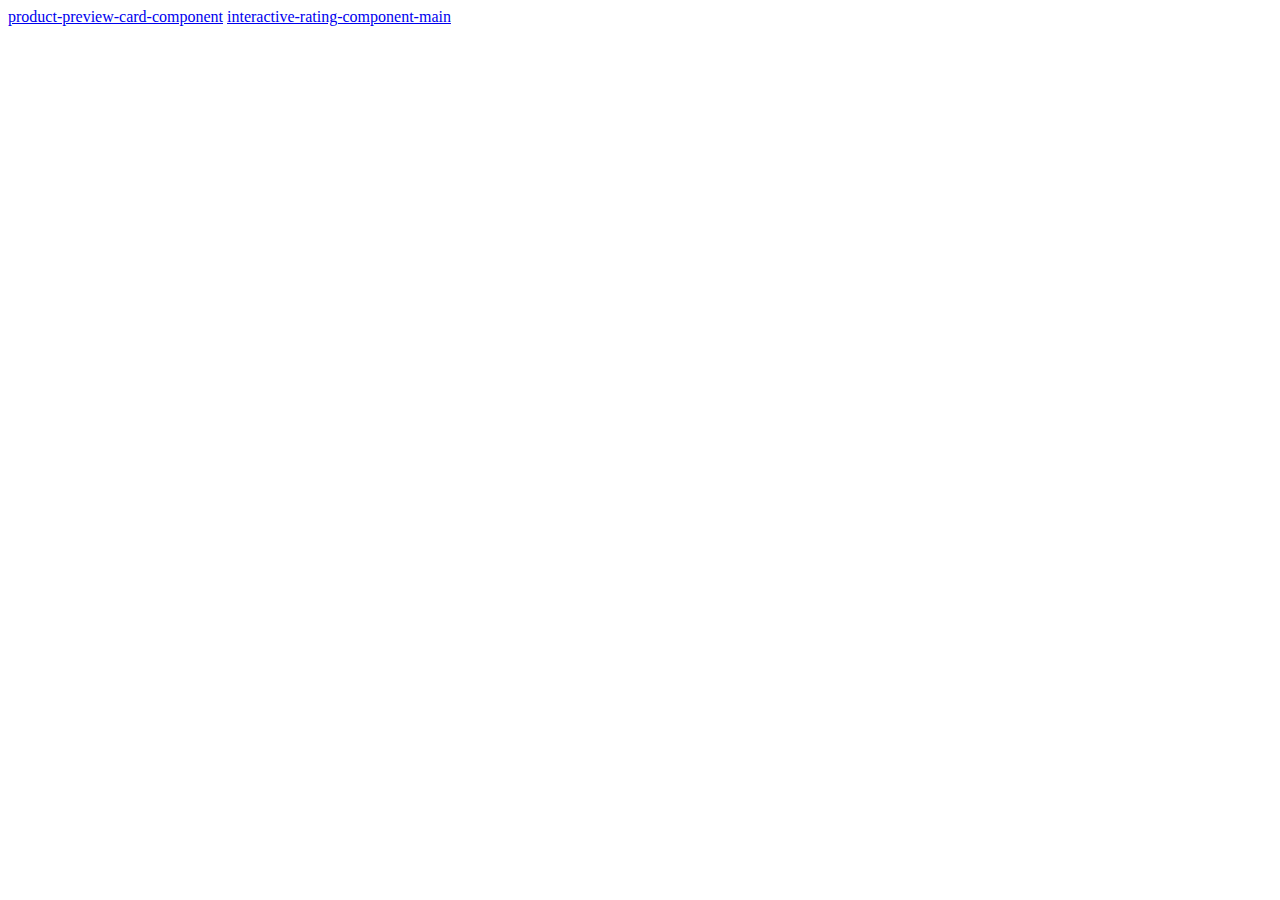
<file: index.html>
<!DOCTYPE html>
<html lang="en">
<head>
    <meta charset="UTF-8">
    <meta http-equiv="X-UA-Compatible" content="IE=edge">
    <meta name="viewport" content="width=device-width, initial-scale=1.0">
    <title>ownerofglory</title>
</head>
<body>
    <a href="./product-preview-card-component/index.html">product-preview-card-component</a>
    <a href="./interactive-rating-component-main/index.html">interactive-rating-component-main</a>
</body>
</html>
</file>
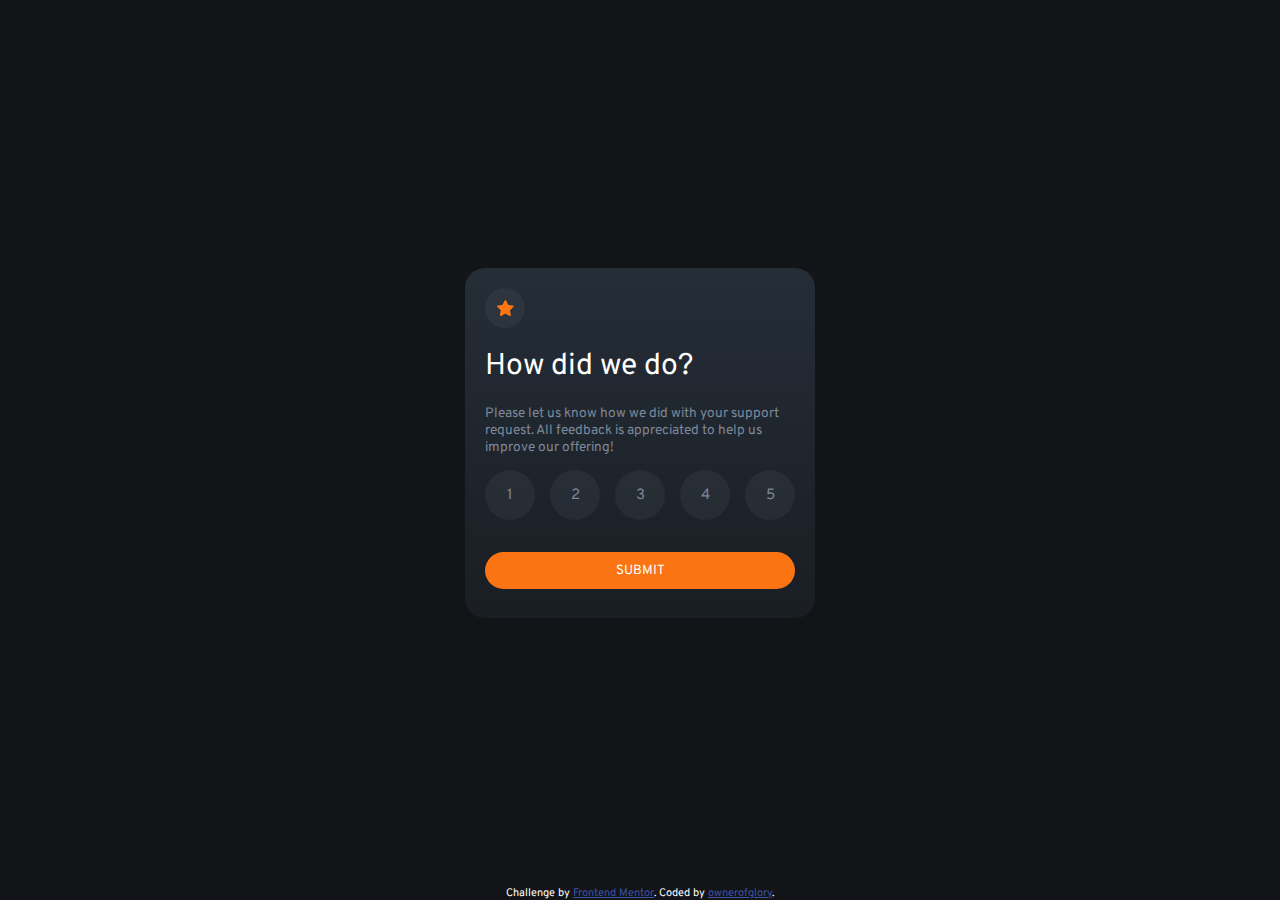
<file: interactive-rating-component-main/index.html>
<!DOCTYPE html>
<html lang="en">
<head>
  <meta charset="UTF-8">
  <meta name="viewport" content="width=device-width, initial-scale=1.0"> <!-- displays site properly based on user's device -->

  <link rel="icon" type="image/png" sizes="32x32" href="./images/favicon-32x32.png">
  
  <title>Frontend Mentor | Interactive rating component</title>

  <link rel="preconnect" href="https://fonts.googleapis.com">
  <link rel="preconnect" href="https://fonts.gstatic.com" crossorigin>
  <link href="https://fonts.googleapis.com/css2?family=Overpass:wght@400;700&display=swap" rel="stylesheet">
  <link rel="stylesheet" href="./css/style.css">
</head>
<body>

  <!-- Rating state start -->
  <div class="flex-container">
    <div id="main-card" class="card">
      <div class="star">
        <svg width="17" height="16" xmlns="http://www.w3.org/2000/svg"><path d="m9.067.43 1.99 4.031c.112.228.33.386.58.422l4.45.647a.772.772 0 0 1 .427 1.316l-3.22 3.138a.773.773 0 0 0-.222.683l.76 4.431a.772.772 0 0 1-1.12.813l-3.98-2.092a.773.773 0 0 0-.718 0l-3.98 2.092a.772.772 0 0 1-1.119-.813l.76-4.431a.77.77 0 0 0-.222-.683L.233 6.846A.772.772 0 0 1 .661 5.53l4.449-.647a.772.772 0 0 0 .58-.422L7.68.43a.774.774 0 0 1 1.387 0Z" fill="#FC7614"/></svg>
      </div>
      <h1>How did we do?</h1>
      <p>Please let us know how we did with your support request. All feedback is appreciated 
        to help us improve our offering!</p>
      <div class="raiting-box">
        <div class="rating-item">
          <input class="rating-radio" name="raiting" type="radio" id="rating-1" value="1"/>
          <label for="rating-1">1</label>
        </div>
        <div class="rating-item">
          <input class="rating-radio" name="raiting" type="radio" id="rating-2" value="2"/>
          <label for="rating-2">2</label>
        </div>
        <div class="rating-item">
          <input class="rating-radio" name="raiting" type="radio" id="rating-3" value="3"/>
          <label for="rating-3">3</label>
        </div>
        <div class="rating-item">
          <input class="rating-radio" name="raiting" type="radio" id="rating-4" value="4"/>
          <label for="rating-4">4</label>
        </div>
        <div class="rating-item">
          <input class="rating-radio" name="raiting" type="radio" id="rating-5" value="5"/>
          <label for="rating-5">5</label>
        </div>
      </div>
      <button id="rating-submit" class="submit-button">Submit</button>
    </div>
    <!-- Rating state end -->


    <!-- Thank you state start -->
    <div class="card" id="thank-card">
      <svg class="thank-img" width="162" height="108" xmlns="http://www.w3.org/2000/svg"><g fill="none"><path d="M30 93.744h-.044a23.456 23.456 0 0 1-1.61-.189.543.543 0 0 1 .155-1.076c.52.076 1.04.135 1.563.178a.538.538 0 0 1-.043 1.076l-.022.01Zm5.37-.205a.538.538 0 0 1-.08-1.076 19.51 19.51 0 0 0 1.54-.306.536.536 0 0 1 .645.403.538.538 0 0 1-.397.646c-.537.129-1.074.236-1.611.323l-.097.01Zm-12.137-1.312a.536.536 0 0 1-.183-.033 24.346 24.346 0 0 1-1.525-.608.539.539 0 0 1 .424-.99c.483.21.983.404 1.472.587a.538.538 0 0 1-.188 1.044Zm18.759-.829a.538.538 0 0 1-.242-1.022c.467-.226.934-.479 1.39-.742a.536.536 0 1 1 .538.93c-.478.275-.967.538-1.45.78a.536.536 0 0 1-.258.054h.022Zm-24.994-2.292a.536.536 0 0 1-.29-.08c-.457-.29-.913-.597-1.36-.91a.536.536 0 1 1 .612-.882c.436.307.876.597 1.322.883a.538.538 0 0 1-.284.99Zm30.772-1.544a.537.537 0 0 1-.408-.193.539.539 0 0 1 .06-.759l.117-.124c.355-.306.715-.624 1.074-.957a.537.537 0 1 1 .73.79c-.375.345-.74.673-1.106.985l-.123.102a.537.537 0 0 1-.344.156Zm-36.326-2.69a.537.537 0 0 1-.36-.14c-.402-.37-.8-.747-1.18-1.124a.539.539 0 0 1 .751-.769c.376.371.763.737 1.155 1.076a.538.538 0 0 1 .032.764.537.537 0 0 1-.398.194Zm41.305-2.21a.537.537 0 0 1-.398-.899c.355-.393.715-.79 1.074-1.2a.537.537 0 1 1 .806.71c-.365.415-.725.818-1.074 1.21a.537.537 0 0 1-.408.152v.026ZM6.724 79.723a.537.537 0 0 1-.424-.204 41.79 41.79 0 0 1-.989-1.308.539.539 0 0 1 .124-.753.536.536 0 0 1 .746.124c.312.425.629.85.962 1.27a.539.539 0 0 1-.42.871Zm50.579-2.383a.539.539 0 0 1-.419-.877c.338-.414.677-.828 1.015-1.253a.537.537 0 1 1 .838.672l-1.02 1.259a.537.537 0 0 1-.414.199ZM2.9 73.887a.537.537 0 0 1-.473-.312c-.257-.5-.499-1-.714-1.485a.539.539 0 0 1 .685-.72c.133.052.24.154.298.285.21.462.44.946.687 1.425a.539.539 0 0 1-.483.786v.021Zm58.753-2.028a.537.537 0 0 1-.424-.866l.988-1.275a.537.537 0 1 1 .848.656l-.988 1.275a.537.537 0 0 1-.424.188v.022ZM.682 67.286a.537.537 0 0 1-.537-.462A17.06 17.06 0 0 1 0 65.16a.538.538 0 1 1 1.074 0c.018.519.063 1.036.134 1.55a.539.539 0 0 1-.462.607l-.064-.032Zm65.24-.973a.537.537 0 0 1-.43-.867l.984-1.28a.536.536 0 0 1 .853.65l-.993 1.265a.537.537 0 0 1-.414.21v.022Zm88.49-2.96a.724.724 0 0 1-.15 0 .537.537 0 0 1-.366-.666c.134-.474.28-.99.424-1.544a.538.538 0 0 1 .655-.388.537.537 0 0 1 .382.662c-.145.538-.29 1.076-.43 1.565a.537.537 0 0 1-.515.372Zm-84.247-2.592a.536.536 0 0 1-.424-.867l.983-1.28a.54.54 0 1 1 .854.662l-.989 1.275a.537.537 0 0 1-.413.183l-.01.027Zm-68.924-.382a.536.536 0 0 1-.156 0 .538.538 0 0 1-.355-.673 21.47 21.47 0 0 1 .537-1.565.537.537 0 1 1 .994.403c-.193.49-.37.985-.537 1.474a.537.537 0 0 1-.473.334l-.01.027Zm154.782-3.863a.311.311 0 0 1-.102 0 .538.538 0 0 1-.43-.624c.097-.538.188-1.044.28-1.582a.545.545 0 1 1 1.073.178c-.09.538-.182 1.076-.279 1.614a.537.537 0 0 1-.542.414ZM74.46 55.209a.537.537 0 0 1-.424-.872l1.004-1.27a.537.537 0 1 1 .838.673l-.999 1.264a.537.537 0 0 1-.408.205h-.01ZM4.436 54.165a.539.539 0 0 1-.43-.855c.323-.436.666-.872 1.02-1.297a.537.537 0 1 1 .822.694 22.92 22.92 0 0 0-.977 1.237.537.537 0 0 1-.435.221Zm74.408-4.417a.539.539 0 0 1-.414-.877l1.026-1.248a.537.537 0 1 1 .843.667l-1.02 1.243a.537.537 0 0 1-.435.215Zm78.124-.161h-.043a.538.538 0 0 1-.494-.576c.043-.538.075-1.076.107-1.614a.538.538 0 0 1 .564-.538c.295.018.52.27.505.565a54.253 54.253 0 0 1-.107 1.614.538.538 0 0 1-.532.549ZM9.28 49.13a.537.537 0 0 1-.338-.958c.8-.646 1.316-.99 1.337-1.006a.536.536 0 0 1 .59.898s-.499.334-1.25.942a.536.536 0 0 1-.35.124h.011Zm74.075-4.74a.537.537 0 0 1-.403-.888c.35-.408.704-.817 1.074-1.22a.537.537 0 1 1 .806.71c-.355.403-.71.806-1.074 1.215a.537.537 0 0 1-.414.183h.01Zm73.742-1.797a.537.537 0 0 1-.537-.505 54.325 54.325 0 0 0-.118-1.614.54.54 0 1 1 1.074-.097c.048.538.091 1.076.118 1.614 0 .285-.221.52-.505.538l-.032.064Zm-69.064-3.416a.537.537 0 0 1-.392-.904c.365-.398.735-.79 1.106-1.178a.536.536 0 0 1 .779.737l-1.074 1.173a.537.537 0 0 1-.44.172h.02Zm68.092-3.502a.537.537 0 0 1-.537-.409 22.668 22.668 0 0 0-.408-1.533.539.539 0 0 1 1.03-.307c.151.538.296 1.05.425 1.587a.539.539 0 0 1-.398.651l-.112.01Zm-63.221-1.512a.537.537 0 0 1-.376-.92l1.165-1.13a.537.537 0 1 1 .763.76c-.387.365-.768.741-1.155 1.118a.537.537 0 0 1-.419.172h.022Zm5.14-4.745a.537.537 0 0 1-.355-.941l1.235-1.076a.539.539 0 1 1 .693.828c-.408.34-.817.689-1.225 1.039a.537.537 0 0 1-.37.15h.021Zm55.197-.575c-.247-.468-.505-.931-.779-1.378a.537.537 0 1 1 .918-.554c.285.463.537.947.811 1.431a.539.539 0 0 1-.478.791.537.537 0 0 1-.472-.29ZM103.5 25.055a.539.539 0 0 1-.322-.974c.44-.322.88-.634 1.32-.946a.537.537 0 0 1 .845.394.54.54 0 0 1-.227.488l-1.3.93a.536.536 0 0 1-.338.108h.022Zm46.132-1.56a.537.537 0 0 1-.381-.161c-.359-.359-.74-.717-1.144-1.076a.536.536 0 1 1 .709-.807c.408.36.81.742 1.197 1.135a.539.539 0 0 1 0 .759.537.537 0 0 1-.403.15h.022Zm-40.279-2.28a.537.537 0 0 1-.274-1.001c.473-.275.946-.538 1.418-.797a.54.54 0 0 1 .81.474.542.542 0 0 1-.273.468c-.467.253-.929.538-1.39.785a.536.536 0 0 1-.344.07h.053Zm34.737-1.894a.504.504 0 0 1-.258-.07c-.451-.248-.924-.49-1.407-.716a.539.539 0 0 1 .462-.974c.499.237.988.49 1.46.748a.538.538 0 0 1-.257 1.012Zm-28.49-1.195a.537.537 0 0 1-.2-1.038c.505-.204 1.01-.398 1.52-.581a.537.537 0 0 1 .366 1.011c-.495.178-.989.366-1.483.57a.536.536 0 0 1-.247.038h.043Zm22.045-1.452a.777.777 0 0 1-.156 0c-.505-.15-1.02-.29-1.53-.41a.553.553 0 0 1 .252-1.075c.537.129 1.074.269 1.611.425a.542.542 0 0 1-.15 1.076l-.027-.016Zm-15.456-.597a.537.537 0 0 1-.118-1.066c.537-.107 1.074-.21 1.61-.29a.543.543 0 0 1 .59.735.544.544 0 0 1-.423.34c-.537.082-1.036.178-1.557.286a.365.365 0 0 1-.102-.005Zm8.555-.603h-.038a32.41 32.41 0 0 0-1.579-.06.538.538 0 0 1 0-1.075c.537 0 1.074.027 1.638.06a.538.538 0 0 1-.032 1.075h.01Z" fill="#E6E6E6"/><path fill="#39475F" d="M119.847 100.221H58.146L70.332.793h55.025l5.747 7.601z"/><path fill="#61728D" d="M113.172 100.221H51.465L63.651.793h61.706z"/><path fill="#181F27" d="M110.132 81.354H58.576l8.791-71.695h51.557z"/><path fill="#1E252E" d="m92.743 50.055 14.897.177-.29 2.308-14.607-.252z"/><path fill="#39475F" d="m51.465 100.221 7.422 6.864 60.037.915.923-7.779z"/><path d="M99.096 29.058s2.572.183 3.888 5.03c1.316 4.847.865 18.377.865 18.377l-11.096-.177s-5.537-20.137 6.343-23.23Z" fill="#2D394B"/><path fill="#FC7614" d="M5.42 32.843 45.778 0l21.18 26.119L26.603 58.96z"/><path fill="#FFF" d="M27.49 21.931 45.56 7.226l3.497 4.313-18.07 14.706z"/><path d="m25.272 45.175 5.338-4.345a2.772 2.772 0 0 1 3.902.404 2.781 2.781 0 0 1-.404 3.91l-5.338 4.344a2.772 2.772 0 0 1-3.903-.404 2.781 2.781 0 0 1 .405-3.91ZM37.33 35.365l16.89-13.743a2.772 2.772 0 0 1 3.902.404 2.781 2.781 0 0 1-.405 3.909L40.83 39.679a2.772 2.772 0 0 1-3.903-.404 2.781 2.781 0 0 1 .405-3.91Z" fill="#FFF" opacity=".46"/><ellipse fill="#FFF" opacity=".3" cx="17.937" cy="33.636" rx="3.673" ry="3.68"/><ellipse fill="#FFF" opacity=".3" cx="21.664" cy="30.284" rx="3.673" ry="3.68"/><path d="M99.096 29.058s-5.838 2.103-3.803 18.581c1.493 12.073-3.55 28.056-11.004 28.25-7.454.193-21.202-.463-21.202-.463s7.159-18.56 5.676-34.145a14.786 14.786 0 0 1 .763-6.456c.87-2.373 2.487-4.842 5.494-5.245 6.004-.818 24.076-.522 24.076-.522Z" fill="#BAD6FA"/><path d="m58.957 76.63 26.342-.537s-4.017-3.992-4.27-14.154l-36.234.538a31.494 31.494 0 0 0 2.841 7.531 12.547 12.547 0 0 0 11.32 6.623Z" fill="#546F8D"/><path fill="#2D394B" d="m78.21 14.834-.918 6.041h26.621l.806-6.041z"/><path d="M85.54 86.19c-2.872-2.517-7.416-2.022-9.446 1.222a4.955 4.955 0 0 0-.8 2.647c0 3.98 2.744 6.59 8.227 5.492 4.184-.839 5.779-6.073 2.02-9.36Z" fill="#FFF" opacity=".48"/><ellipse fill="#FC7614" cx="147.188" cy="81.542" rx="14.812" ry="14.837"/><path d="M73.731 35.75a.537.537 0 0 1-.038-1.076c.113 0 11.343-.828 17.363-.29a.54.54 0 0 1-.096 1.076c-5.908-.538-17.079.274-17.186.285l-.043.005Zm-.891 7.279a.538.538 0 0 1-.038-1.076c.113 0 11.342-.828 17.363-.29a.54.54 0 0 1-.097 1.076c-5.907-.538-17.073.28-17.185.285l-.043.005Zm-.102 7.564a.538.538 0 0 1-.043-1.076c.112 0 11.347-.829 17.362-.29a.54.54 0 0 1-.096 1.075c-5.908-.538-17.073.28-17.186.286l-.037.005Zm-.715 7.564a.537.537 0 0 1-.037-1.076c.112 0 11.342-.829 17.362-.285a.54.54 0 0 1-.096 1.076c-5.908-.538-17.073.28-17.186.285h-.043Z" fill="#FFF"/></g></svg>
      <p class="rating-message">You selected <span id="rating">4</span> out of 5</p>
      <h1>Thank you!</h1>
      <p class="thank-message">We appreciate you taking the time to give a rating. If you ever need more support, 
        don’t hesitate to get in touch!</p>
    </div>

    <!-- Thank you state end -->
    <div class="attribution">
      Challenge by <a href="https://www.frontendmentor.io?ref=challenge" target="_blank">Frontend Mentor</a>. 
      Coded by <a href="https://github.com/ownerofglory">ownerofglory</a>.
    </div>
  </div>
  
  <script src="js/main.js"></script>
</body>
</html>
</file>
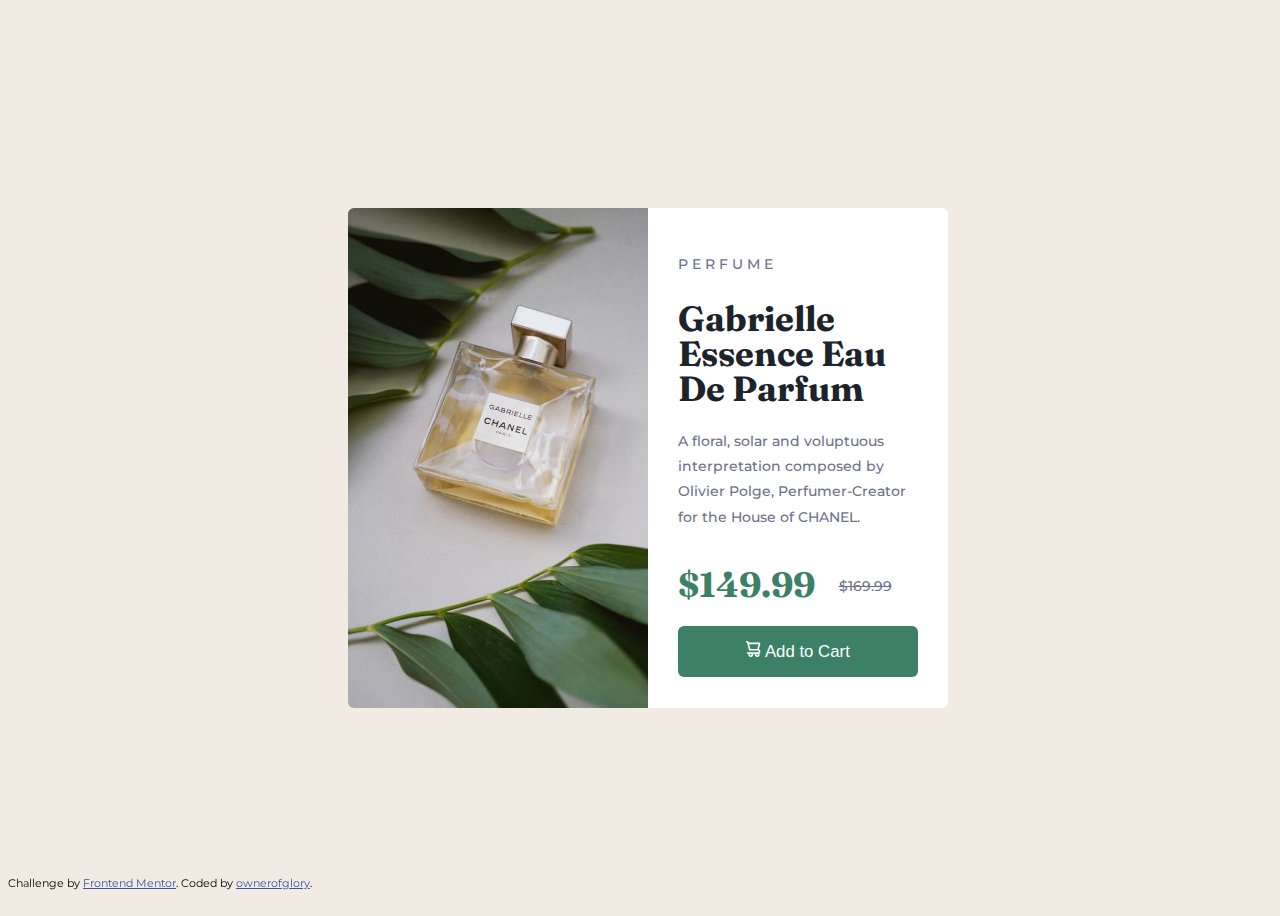
<file: product-preview-card-component/index.html>
<!DOCTYPE html>
<html lang="en">
<head>
  <meta charset="UTF-8">
  <meta name="viewport" content="width=device-width, initial-scale=1.0"> <!-- displays site properly based on user's device -->

  <link rel="icon" type="image/png" sizes="32x32" href="./images/favicon-32x32.png">
  
  <title>Frontend Mentor | Product preview card component</title>

  <link rel="preconnect" href="https://fonts.googleapis.com">
  <link rel="preconnect" href="https://fonts.gstatic.com" crossorigin>
  <link href="https://fonts.googleapis.com/css2?family=Fraunces:opsz,wght@9..144,700&family=Montserrat:wght@500;700&display=swap" rel="stylesheet">
  <link rel="stylesheet" href="./css/style.css">

  <style>
    .attribution { font-size: 11px; text-align: center; }
    .attribution a { color: hsl(228, 45%, 44%); }
  </style>
</head>
<body>

  <div id="flex-container">
    <div id="main-container">
      <div id="left-section">
  
      </div><div id="right-section">
        <p id="category">p e r f u m e</p>
        <h1>Gabrielle Essence Eau De Parfum</h1>
  
        <p>A floral, solar and voluptuous interpretation composed by Olivier Polge, 
          Perfumer-Creator for the House of CHANEL.</p>
      
        <div id="price-container">
          <h1>$149.99</h1>
          <p>$169.99</p>
        </div>
  
        <button>
          <svg width="15" height="16" xmlns="http://www.w3.org/2000/svg"><path d="M14.383 10.388a2.397 2.397 0 0 0-1.518-2.222l1.494-5.593a.8.8 0 0 0-.144-.695.8.8 0 0 0-.631-.28H2.637L2.373.591A.8.8 0 0 0 1.598 0H0v1.598h.983l1.982 7.4a.8.8 0 0 0 .799.59h8.222a.8.8 0 0 1 0 1.599H1.598a.8.8 0 1 0 0 1.598h.943a2.397 2.397 0 1 0 4.507 0h1.885a2.397 2.397 0 1 0 4.331-.376 2.397 2.397 0 0 0 1.12-2.021ZM11.26 7.99H4.395L3.068 3.196h9.477L11.26 7.991Zm-6.465 6.392a.8.8 0 1 1 0-1.598.8.8 0 0 1 0 1.598Zm6.393 0a.8.8 0 1 1 0-1.598.8.8 0 0 1 0 1.598Z" fill="#FFF"/></svg>
        Add to Cart
        </button>
      </div>
    </div>
  </div>
  

  


  
  <div class="attribution">
    Challenge by <a href="https://www.frontendmentor.io?ref=challenge" target="_blank">Frontend Mentor</a>. 
    Coded by <a href="https://github.com/ownerofglory">ownerofglory</a>.
  </div>
</body>
</html>
</file>
<file: interactive-rating-component-main/css/style.css>
html {
    box-sizing: border-box;
    font-size: 15px;
    margin: 0;
}

*, *::before, *::after {
    box-sizing: inherit;
}

body {
    background-color: #121417;
    margin: 0;
}

.flex-container {
    width: 100vw;
    height: 100vh;
    display: flex;
    flex-direction: column;
}

.card {
    width: 350px;
    height: 350px;
    padding: 20px;
    border-radius: 20px;
    background-image: linear-gradient(rgba(37, 45, 55, 1), rgba(37, 45, 55, 0.4));
    align-items: center;
    justify-content: center;
    margin: auto;
}

#main-card {
}

.star {
    width: 40px;
    height: 40px;
    border-radius: 50%;
    background-color: rgba(124, 135, 152, 0.1);
    padding: 12px;
}

.raiting-box {
    width: 100%;
    height: 20%;
    margin-bottom: 20px;
    display: flex;
    justify-content: space-between;
}

.rating-item {
    position: relative;
    width: 50px;
    height: 50px;
    border-radius: 50%;
    vertical-align: middle;
    background-color: rgba(124, 135, 152, 0.1);
    color: #7c8798;
    font-family: 'Overpass', sans-serif;
    font-weight: 400;
}

.rating-item input[type=radio] {
    position: absolute;
    z-index: 1;
    appearance: none;
    width: 100%;
    height: 100%;
    border-radius: 50%;
    background-color: (124, 135, 152, 0);
    margin: 0;
}

.rating-item input[type=radio]:checked+label {
    appearance: none;
    z-index: 1;
    width: 100%;
    height: 100%;
    border-radius: 50%;
    background-color: #7c8798;
    color: white;
    margin: 0;
}

.rating-item label {
    z-index: 2;
    position: absolute;
    appearance: none;
    width: 100%;
    height: 100%;
    border-radius: 50%;
    background-color: rgba(124, 135, 152, 0);
    padding: 16px;
    text-align: center;
}

.rating-item label:hover {
    cursor: pointer;
}


.rating-item:hover {
    background-color: #fb7413;
    color: white;
}

p {
   color: #7c8798;
   font-family: 'Overpass', sans-serif;
   font-weight: 400;
   font-size: 0.91rem
}

h1 {
    color: white;
    font-family: 'Overpass', sans-serif;
    font-weight: 400;
}

.submit-button {
    width: 100%;
    background-color: 	#fb7413;
    color: white;
    padding: 10px;
    text-transform: uppercase;
    border-radius: 20px;
    border: none;
    font-family: 'Overpass', sans-serif;
    font-weight: 400;
}

.submit-button:hover {
    background-color: white;
    color: #fb7413;
    cursor: pointer;
}

#thank-card {
    display: none;
    flex-direction: column;
}

.rating-message {
    background-color: rgba(124, 135, 152, 0.1);
    color: #fb7413;
    padding: 5px;
    padding-left: 15px;
    padding-right: 15px;
    border-radius: 25px;
    font-size: 0.8rem;
}

#thank-card h1 {
    margin: 0px;
}

.thank-message {
    font-size: 0.91rem;
    text-align: center;
}

.thank-img {
    margin-bottom: 5px;
}


.attribution { 
    font-family: 'Overpass', sans-serif;
    font-weight: 400;
    font-size: 11px; text-align: center; 
    color: white;
}

.attribution a { 
    color: hsl(228, 45%, 44%); 
}

@media (max-width: 375px) {
    .flex-container {
        justify-content: space-around
    }

    .card {
        width: 330px;
        height: 360px;
    }

    p {
        color: #7c8798;
        font-family: 'Overpass', sans-serif;
        font-weight: 400;
        font-size: 0.93rem;
     }
}
</file>
<file: product-preview-card-component/css/style.css>
html {
    box-sizing: border-box;
    font-size: 14px;
    margin: 0;
}

*, *::before, *::after {
    box-sizing: inherit;
}

body {
    background-color: #f2ebe3;
}

#flex-container {
    width: 100vw;
    height: 100vh;
    display: flex;
}

#main-container {
    width: 600px;
    height: 500px;
    border-radius: 6px;
    overflow: hidden;
    margin: auto;
    /* display: flex; */
    align-items: center;
    justify-content: center;
}

#left-section {
    width: 50%;
    height: 100%;
    display: inline-block;
    background-image: url('../images/image-product-desktop.jpg');
    background-repeat: no-repeat;
    background-position: center;
    background-size: cover;
}

#right-section {
    width: 50%;
    height: 100%;
    display: inline-block;
    background-color: white;
    vertical-align: top;
    padding: 30px;
}

#right-section p {
    font-family: 'Montserrat', sans-serif;
    font-weight: 500;
    color: #6c7289;
    font-size: 1rem;
    line-height: 180%;
}

h1 {
    font-family: 'Fraunces', serif;
    font-weight: 700;
    font-size: 2.5rem;
    color: #1c232b;
    line-height: 100%;
}

#price-container h1 {
    display: inline-block;
    font-family: 'Fraunces', serif;
    font-weight: 700;
    color: #3c8067;
}

#price-container p {
    display: inline-block;
    font-family: 'Montserrat', sans-serif;
    text-decoration: line-through;
    margin-left: 20px;
    vertical-align: text-bottom;
    line-height: 0;
}

#category {
    font-family: 'Montserrat', sans-serif;
    font-weight: 700;
    font-size: 1.2rem;
    color: #6c7289;
    text-transform: uppercase;
}

button {
    background-color: #3c8067;
    padding: 15px;
    border: none;
    border-radius: 6px;
    width: 100%;
    color: white;
    font-size: 1.2rem;
}

button:hover {
    cursor: pointer;
    background-color: #306652;
    transition: 0.2s;
}

.attribution {
    bottom: 10px;
    position: fixed;
    margin: auto;
    font-family: 'Montserrat', sans-serif;
}


@media (max-width: 650px) {
    #main-container {
        width: 300px;
        height: 600px;
        border-radius: 6px;
        overflow: hidden;
        margin: auto;
        align-items: center;
    }

    #left-section {
        width: 100%;
        height: 40%;
        display: block;
        background-image: url('../images/image-product-desktop.jpg');
        background-repeat: no-repeat;
        background-position: center;
        background-size: cover;
    }
    
    #right-section {
        width: 100%;
        height: 60%;
        display: block;
        background-color: white;
        padding: 20px;
    }

    #right-section p {
        color: #6c7289;
        font-size: 0.8rem;
        line-height: 180%;
    }
    
    h1 {
        font-size: 2rem;
        line-height: 100%;
    }

    #price-container p {
        margin-left: 20px;
        vertical-align: super;
    }
}

/* font-family: 'Fraunces', serif;
font-family: 'Montserrat', sans-serif; */
</file>
